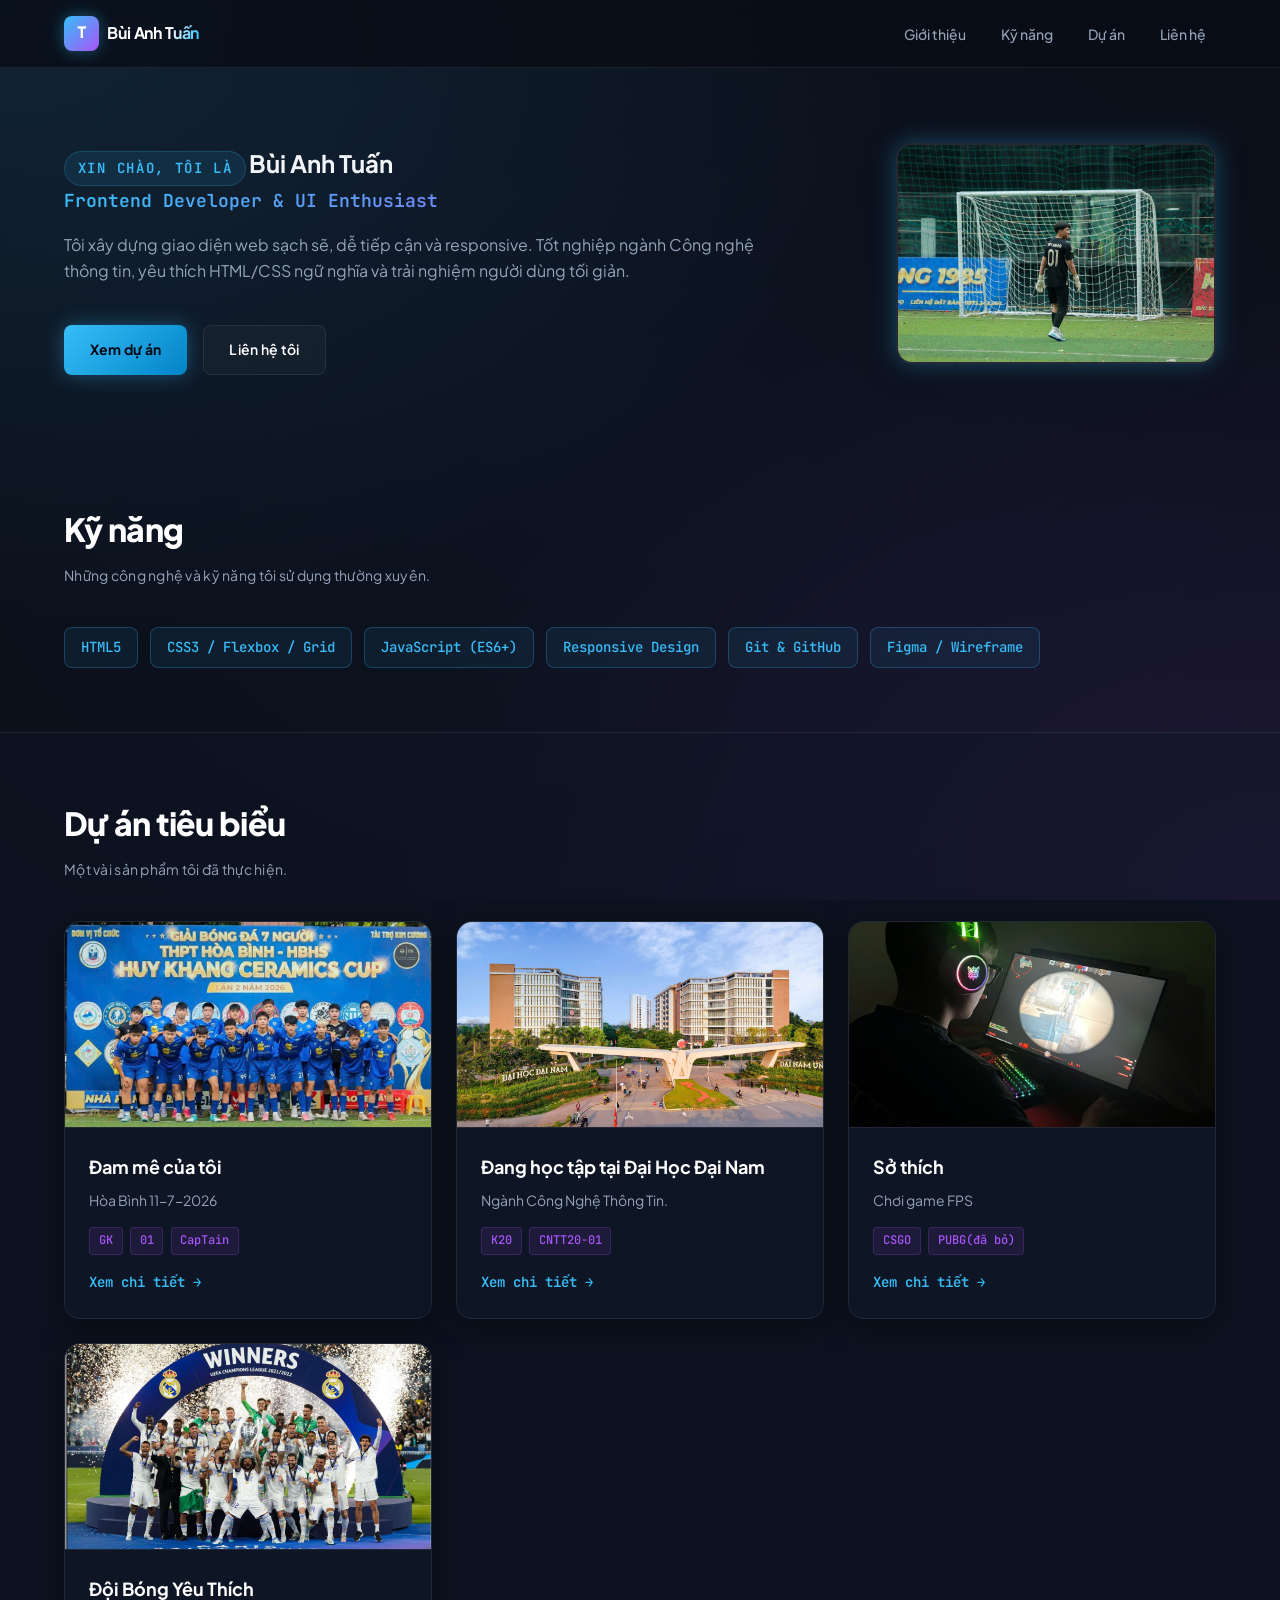
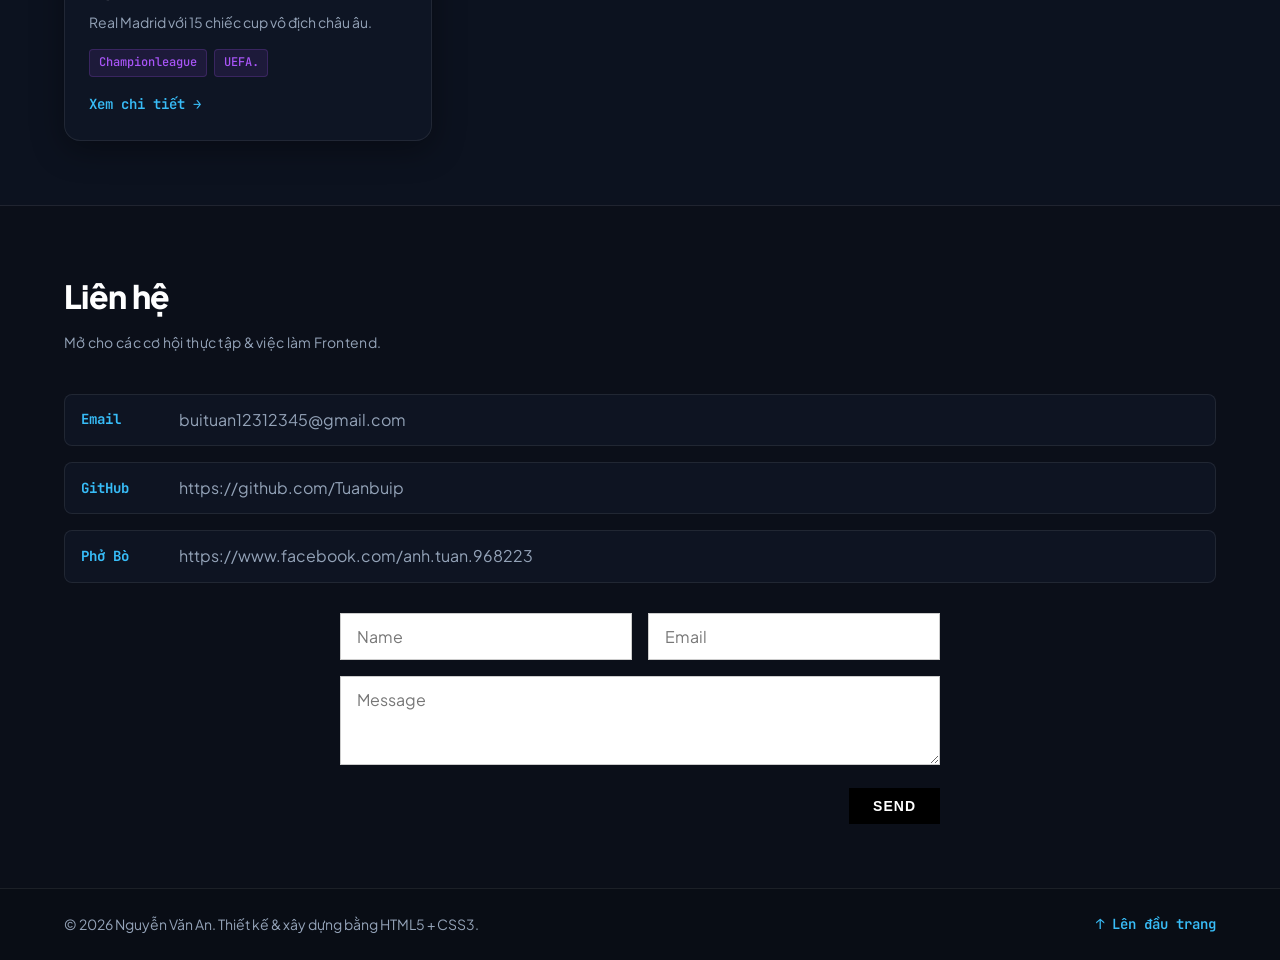
<file: index.html>
<!DOCTYPE html>
<!-- lang="vi" khai báo ngôn ngữ trang → hỗ trợ screen reader & SEO -->
<html lang="vi">

<head>
  <!-- ========== METADATA BẮT BUỘC ========== -->
  <meta charset="UTF-8" />
  <!-- viewport: nền tảng của responsive mobile-first, khóa tỉ lệ 1:1 với thiết bị -->
  <meta name="viewport" content="width=device-width, initial-scale=1.0" />
  <meta name="description" content="Portfolio CV của Bùi Anh Tuấn – Frontend Developer. Dự án, kỹ năng và thông tin liên hệ." />
  <meta name="author" content="Bùi Anh Tuấn" />
  <title>Bùi Anh Tuấn · Frontend Developer</title>

  <!-- Liên kết tới file CSS tách rời (yêu cầu của bài) -->
  <link rel="stylesheet" href="./assets/css/styles.css" />
</head>

<body>

  <!-- ========================================================== -->
  <!-- HEADER: nhận diện + điều hướng chính                        -->
  <!-- ========================================================== -->
  <header class="site-header">
    <div class="container header-inner">
      <!-- Thương hiệu cá nhân -->
      <a class="brand" href="#top" aria-label="Về đầu trang">
        <span class="brand-mark" aria-hidden="true">T</span>
        <span class="brand-name">Bùi Anh Tuấn</span>
      </a>

      <!-- NAV dùng Flexbox (xem styles.css) -->
      <nav class="main-nav" aria-label="Điều hướng chính">
        <ul class="nav-list">
          <li><a href="#about">Giới thiệu</a></li>
          <li><a href="#skills">Kỹ năng</a></li>
          <li><a href="#projects">Dự án</a></li>
          <li><a href="#contact">Liên hệ</a></li>
        </ul>
      </nav>
    </div>
  </header>

  <!-- ========================================================== -->
  <!-- MAIN: toàn bộ nội dung chính của trang                      -->
  <!-- ========================================================== -->
  <main id="top">
    <!-- ----- SECTION: Giới thiệu / Hero ----- -->
    <section id="about" class="hero">
      <div class="container hero-inner">
        <div class="hero-text">
          <p class="eyebrow">Xin chào, tôi là</p>
          <h1 class="hero-title">Bùi Anh Tuấn</h1>
          <p class="hero-role">Frontend Developer &amp; UI Enthusiast</p>
          <p class="hero-desc">
            Tôi xây dựng giao diện web sạch sẽ, dễ tiếp cận và responsive.
            Tốt nghiệp ngành Công nghệ thông tin, yêu thích HTML/CSS ngữ nghĩa
            và trải nghiệm người dùng tối giản.
          </p>
          <div class="hero-actions">
            <a class="btn btn-primary" href="#projects">Xem dự án</a>
            <a class="btn btn-outline" href="#contact">Liên hệ tôi</a>
          </div>
        </div>

        <!-- Ảnh đại diện: dùng placeholder, thay bằng ảnh thật của bạn -->
        <figure class="hero-avatar">
          <img
            src="./assets/img/đá bóng.jpg"
            alt="Ảnh đại diện của Nguyễn Văn An"
            width="320" height="320" />
        </figure>
      </div>
    </section>

    <!-- ----- SECTION: Kỹ năng ----- -->
    <section id="skills" class="section">
      <div class="container">
        <h2 class="section-title">Kỹ năng</h2>
        <p class="section-sub">Những công nghệ và kỹ năng tôi sử dụng thường xuyên.</p>

        <ul class="skill-grid">
          <li class="skill-chip">HTML5</li>
          <li class="skill-chip">CSS3 / Flexbox / Grid</li>
          <li class="skill-chip">JavaScript (ES6+)</li>
          <li class="skill-chip">Responsive Design</li>
          <li class="skill-chip">Git &amp; GitHub</li>
          <li class="skill-chip">Figma / Wireframe</li>
        </ul>
      </div>
    </section>

    <!-- ----- SECTION: Dự án (danh sách thẻ dùng CSS Grid) ----- -->
    <section id="projects" class="section section-muted">
      <div class="container">
        <h2 class="section-title">Dự án tiêu biểu</h2>
        <p class="section-sub">Một vài sản phẩm tôi đã thực hiện.</p>

        <!-- .project-grid dùng CSS Grid (xem styles.css) -->
        <div class="project-grid">

          <!-- Mỗi thẻ là một <article> độc lập, có thể đứng riêng -->
          <article class="card">
            <img class="card-media"
              src="./assets/img/image.png"
              alt="Ảnh minh họa dự án Landing Page" width="600" height="360" />
            <div class="card-body">
              <h3 class="card-title">Đam mê của tôi</h3>
              <p class="card-desc">
                 Hòa Bình 11-7-2026
              </p>
              <ul class="tag-list">
                <li>GK</li>
                <li>01</li>
                <li>CapTain</li>
              </ul>
              <a class="card-link" href="#">Xem chi tiết →</a>
            </div>
          </article>

          <article class="card">
            <img class="card-media"
              src="./assets/img/đại nam.jpg"
              alt="Ảnh minh họa dự án Todo App" width="600" height="360" />
            <div class="card-body">
              <h3 class="card-title">Đang học tập tại Đại Học Đại Nam</h3>
              <p class="card-desc">
                Ngành Công Nghệ Thông Tin.
              </p>
              <ul class="tag-list">
                <li>K20</li>
                <li>CNTT20-01</li>
              </ul>
              <a class="card-link" href="#">Xem chi tiết →</a>
            </div>
          </article>

          <article class="card">
            <img class="card-media"
              src="./assets/img/game.jpg"
              alt="Ảnh minh họa dự án Weather Dashboard" width="600" height="360" />
            <div class="card-body">
              <h3 class="card-title">Sở thích</h3>
              <p class="card-desc">
                Chơi game FPS
              </p>
              <ul class="tag-list">
                <li>CSGO</li>
                <li>PUBG(đã bỏ)</li>
              </ul>
              <a class="card-link" href="#">Xem chi tiết →</a>
            </div>
          </article>

          <article class="card">
            <img class="card-media"
              src="./assets/img/realll.png"
              alt="Ảnh minh họa dự án Blog cá nhân" width="600" height="360" />
            <div class="card-body">
              <h3 class="card-title">Đội Bóng Yêu Thích</h3>
              <p class="card-desc">
                Real Madrid với 15 chiếc cup vô địch châu âu.
              </p>
              <ul class="tag-list">
                <li>Championleague</li>
                <li>UEFA.</li>
              </ul>
              <a class="card-link" href="#">Xem chi tiết →</a>
            </div>
          </article>

        </div><!-- /.project-grid -->
      </div>
    </section>

    <!-- ----- SECTION: Liên hệ ----- -->
    <section id="contact" class="section">
      <div class="container contact-inner">
        <h2 class="section-title">Liên hệ</h2>
        <p class="section-sub">Mở cho các cơ hội thực tập &amp; việc làm Frontend.</p>

        <ul class="contact-list">
          <li><span class="contact-label">Email</span> <a href="mailto:buituan12312345@gmail.com">buituan12312345@gmail.com</a></li>
          <li><span class="contact-label">GitHub</span> <a href="https://github.com/Tuanbuip">https://github.com/Tuanbuip</a></li>
          <li><span class="contact-label">Phở Bò</span> <a href="https://www.facebook.com/anh.tuan.968223">https://www.facebook.com/anh.tuan.968223</a></li>
        </ul>
        <form class="contact-form" action="#" method="POST">
          <div class="form-row">
            <div class="form-group">
              <input type="text" name="name" placeholder="Name" required />
            </div>
            <div class="form-group">
              <input type="email" name="email" placeholder="Email" required />
            </div>
          </div>

          <div class="form-group">
            <textarea name="message" rows="3" placeholder="Message" required></textarea>
          </div>

          <div class="form-actions">
            <button type="submit" class="btn-send">SEND</button>
          </div>
        </form>
      </div>
    </section>

  </main>

  <!-- ========================================================== -->
  <!-- FOOTER                                                      -->
  <!-- ========================================================== -->
  <footer class="site-footer">
    <div class="container footer-inner">
      <p>© 2026 Nguyễn Văn An. Thiết kế &amp; xây dựng bằng HTML5 + CSS3.</p>
      <a href="#top" class="to-top">↑ Lên đầu trang</a>
    </div>
  </footer>

</body>

</html>
</file>
<file: assets/css/styles.css>
/* ==========================================================================
   PORTFOLIO CV – styles.css (HIGH-TECH & CYBER-CHIC EDITION)
   Chiến lược: Mobile-First + Modern Dark Mode + Glassmorphism & Neon Glow
   ========================================================================== */

@import url('https://fonts.googleapis.com/css2?family=Plus+Jakarta+Sans:wght@400;500;600;700;800&family=JetBrains+Mono:wght@400;600&display=swap');

/* ==========================================================================
   1. DESIGN TOKENS – BẢNG MÀU & HIỆU ỨNG CÔNG NGHỆ CAO
   ========================================================================== */
:root {
  /* --- High-Tech Dark Palette --- */
  --color-bg: #090d16;
  /* Đen không gian sâu */
  --color-surface: rgba(17, 24, 39, 0.7);
  /* Mặt kính mờ */
  --color-surface-hover: rgba(30, 41, 59, 0.85);
  --color-border: rgba(255, 255, 255, 0.08);
  --color-border-glow: rgba(56, 189, 248, 0.4);

  /* --- Neon Accents --- */
  --color-primary: #38bdf8;
  /* Cyber Sky Blue */
  --color-primary-dark: #0284c7;
  --color-accent: #a855f7;
  /* Neon Purple */
  --color-accent-glow: #ec4899;
  /* Hot Pink Accent */

  /* --- Typography Colors --- */
  --color-text: #f1f5f9;
  /* Trắng bạc sắc nét */
  --color-text-soft: #94a3b8;
  /* Xám nhạt kỹ thuật */

  /* --- Chips & Badges --- */
  --color-chip-bg: rgba(56, 189, 248, 0.08);
  --color-chip-border: rgba(56, 189, 248, 0.25);
  --color-chip-text: #38bdf8;

  /* --- Typography --- */
  --font-base: 'Plus Jakarta Sans', system-ui, sans-serif;
  --font-mono: 'JetBrains Mono', monospace;
  --fs-sm: 0.875rem;
  --fs-base: 1rem;
  --fs-lg: 1.125rem;
  --fs-h2: 1.75rem;
  --fs-h1: 2.25rem;
  --lh-base: 1.65;

  /* --- Spacing --- */
  --space-1: 0.5rem;
  --space-2: 1rem;
  --space-3: 1.5rem;
  --space-4: 2.5rem;
  --space-5: 4rem;

  /* --- Layout & Glow Shadows --- */
  --container-max: 1200px;
  --radius: 16px;
  --radius-sm: 8px;
  --shadow-tech: 0 8px 32px 0 rgba(0, 0, 0, 0.37);
  --glow-cyan: 0 0 25px rgba(56, 189, 248, 0.35);
  --glow-purple: 0 0 30px rgba(168, 85, 247, 0.3);
}

/* ==========================================================================
   2. RESET & NỀN CYBER MATRIX
   ========================================================================== */
*,
*::before,
*::after {
  box-sizing: border-box;
  margin: 0;
  padding: 0;
}

html {
  scroll-behavior: smooth;
  -webkit-text-size-adjust: 100%;
}

body {
  font-family: var(--font-base);
  font-size: var(--fs-base);
  line-height: var(--lh-base);
  color: var(--color-text);
  background-color: #0b0f19;
  /* Vệt sáng mờ Cyan & Tím hòa trộn không góc cạnh */
  background-image:
    radial-gradient(at 0% 0%, rgba(56, 189, 248, 0.12) 0px, transparent 50%),
    radial-gradient(at 100% 100%, rgba(168, 85, 247, 0.12) 0px, transparent 50%),
    radial-gradient(at 50% 50%, rgba(15, 23, 42, 0.5) 0px, transparent 100%);
  background-attachment: fixed;
  overflow-x: hidden;
}

img {
  display: block;
  max-width: 100%;
  height: auto;
}

a {
  color: inherit;
  text-decoration: none;
  transition: all 0.25s cubic-bezier(0.4, 0, 0.2, 1);
}

ul {
  list-style: none;
}

/* ==========================================================================
   3. BỐ CỤC CHUNG & TIÊU ĐỀ
   ========================================================================== */
.container {
  width: 100%;
  max-width: var(--container-max);
  margin-inline: auto;
  padding-inline: var(--space-2);
}

.section {
  padding-block: var(--space-5);
  position: relative;
}

.section-muted {
  background: rgba(15, 23, 42, 0.4);
  border-block: 1px solid var(--color-border);
}

.section-title {
  font-size: var(--fs-h2);
  font-weight: 800;
  letter-spacing: -0.02em;
  background: linear-gradient(135deg, #fff 30%, var(--color-text-soft) 100%);
  -webkit-background-clip: text;
  -webkit-text-fill-color: transparent;
  margin-bottom: var(--space-1);
}

.section-sub {
  color: var(--color-text-soft);
  margin-bottom: var(--space-4);
  font-size: var(--fs-sm);
  letter-spacing: 0.02em;
}

/* ==========================================================================
   4. HEADER & NAV (GLASSMORPHISM)
   ========================================================================== */
.site-header {
  position: sticky;
  top: 0;
  z-index: 50;
  background: rgba(9, 13, 22, 0.75);
  backdrop-filter: blur(16px);
  -webkit-backdrop-filter: blur(16px);
  border-bottom: 1px solid var(--color-border);
}

.header-inner {
  display: flex;
  flex-wrap: wrap;
  align-items: center;
  justify-content: space-between;
  gap: var(--space-1);
  padding-block: var(--space-2);
}

.brand {
  display: flex;
  align-items: center;
  gap: var(--space-1);
  font-weight: 800;
  letter-spacing: -0.01em;
}

.brand-mark {
  display: grid;
  place-items: center;
  width: 2.2rem;
  height: 2.2rem;
  border-radius: var(--radius-sm);
  background: linear-gradient(135deg, var(--color-primary), var(--color-accent));
  box-shadow: 0 0 15px rgba(56, 189, 248, 0.4);
  color: #fff;
  font-weight: 800;
  font-family: var(--font-mono);
}

.nav-list {
  display: flex;
  flex-wrap: wrap;
  gap: var(--space-2);
}

.nav-list a {
  padding: 0.35rem 0.6rem;
  color: var(--color-text-soft);
  font-weight: 500;
  font-size: var(--fs-sm);
  position: relative;
}

.nav-list a::after {
  content: '';
  position: absolute;
  bottom: 0;
  left: 0;
  width: 0%;
  height: 2px;
  background: linear-gradient(90deg, var(--color-primary), var(--color-accent));
  transition: width 0.25s ease-in-out;
}

.nav-list a:hover {
  color: #fff;
}

.nav-list a:hover::after {
  width: 100%;
}

/* ==========================================================================
   5. HERO – SPOTLIGHT & CYBER BADGES
   ========================================================================== */
.hero {
  padding-block: var(--space-5);
  position: relative;
}

.hero-inner {
  display: flex;
  flex-direction: column;
  gap: var(--space-4);
  align-items: flex-start;
}

.eyebrow {
  display: inline-flex;
  align-items: center;
  gap: 0.5rem;
  color: var(--color-primary);
  font-family: var(--font-mono);
  font-weight: 600;
  text-transform: uppercase;
  letter-spacing: 0.12em;
  font-size: var(--fs-sm);
  padding: 0.3rem 0.8rem;
  border-radius: 999px;
  background: rgba(56, 189, 248, 0.1);
  border: 1px solid rgba(56, 189, 248, 0.2);
}

.hero-title {
  display: block;
  /* Luôn chiếm trọn một hàng riêng */
  clear: both;
  /* Tránh bị trôi lên cạnh phần tử trước */
  margin-top: 12px;
  /* Khoảng cách vừa phải với ô "Xin chào, tôi là" */
  animation:
    slideUpFade 0.8s cubic-bezier(0.16, 1, 0.3, 1) forwards,
    floating 3.5s ease-in-out infinite 0.8s;
}

/* Hiệu ứng trượt nhẹ từ dưới lên */
@keyframes slideUpFade {
  0% {
    opacity: 0;
    transform: translateY(20px);
  }

  100% {
    opacity: 1;
    transform: translateY(0);
  }
}

/* Hiệu ứng nhấp nhô nhẹ nhàng */
@keyframes floating {

  0%,
  100% {
    transform: translateY(0);
  }

  50% {
    transform: translateY(-6px);
  }
}

.hero-role {
  font-family: var(--font-mono);
  font-size: var(--fs-lg);
  font-weight: 600;
  margin-bottom: var(--space-2);
  background: linear-gradient(90deg, var(--color-primary), var(--color-accent));
  -webkit-background-clip: text;
  -webkit-text-fill-color: transparent;
}

.hero-desc {
  color: var(--color-text-soft);
  max-width: 58ch;
  margin-bottom: var(--space-4);
}

.hero-actions {
  display: flex;
  flex-wrap: wrap;
  gap: var(--space-2);
}

/* Avatar với hiệu ứng Neon Ring & Float */
.hero-avatar {
  position: relative;
  display: flex;
  justify-content: center;
}

.hero-avatar img {
  border-radius: var(--radius);
  border: 2px solid rgba(255, 255, 255, 0.1);
  box-shadow: var(--glow-cyan), var(--shadow-tech);
  transition: transform 0.4s ease, box-shadow 0.4s ease;
  animation: tech-float 5s ease-in-out infinite;
}

.hero-avatar img:hover {
  transform: scale(1.02);
  box-shadow: 0 0 40px rgba(168, 85, 247, 0.5), var(--shadow-tech);
}

@keyframes tech-float {

  0%,
  100% {
    transform: translateY(0px);
  }

  50% {
    transform: translateY(-8px);
  }
}

/* --- Buttons --- */
.btn {
  display: inline-flex;
  align-items: center;
  justify-content: center;
  padding: 0.8rem 1.6rem;
  border-radius: var(--radius-sm);
  font-weight: 600;
  font-size: var(--fs-sm);
  cursor: pointer;
  letter-spacing: 0.02em;
}

.btn-primary {
  background: linear-gradient(135deg, var(--color-primary), var(--color-primary-dark));
  color: #030712;
  font-weight: 700;
  box-shadow: 0 0 20px rgba(56, 189, 248, 0.35);
}

.btn-primary:hover {
  box-shadow: 0 0 30px rgba(56, 189, 248, 0.6);
  transform: translateY(-2px);
}

.btn-outline {
  border: 1px solid var(--color-border);
  background: rgba(255, 255, 255, 0.03);
  color: #fff;
  backdrop-filter: blur(8px);
}

.btn-outline:hover {
  background: rgba(255, 255, 255, 0.08);
  border-color: var(--color-primary);
  transform: translateY(-2px);
}

/* ==========================================================================
   6. KỸ NĂNG (TECH CHIPS)
   ========================================================================== */
.skill-grid {
  display: flex;
  flex-wrap: wrap;
  gap: 0.75rem;
}

.skill-chip {
  background: var(--color-chip-bg);
  color: var(--color-chip-text);
  border: 1px solid var(--color-chip-border);
  padding: 0.5rem 1rem;
  border-radius: 8px;
  font-family: var(--font-mono);
  font-size: var(--fs-sm);
  font-weight: 500;
  backdrop-filter: blur(4px);
  transition: all 0.2s ease;
}

.skill-chip:hover {
  background: rgba(56, 189, 248, 0.2);
  border-color: var(--color-primary);
  box-shadow: 0 0 12px rgba(56, 189, 248, 0.3);
  transform: translateY(-2px);
  color: #fff;
}

/* ==========================================================================
   7. DỰ ÁN (CYBER GRID & GLASS CARDS)
   ========================================================================== */
.project-grid {
  display: grid;
  grid-template-columns: 1fr;
  gap: var(--space-3);
}

.card {
  background: var(--color-surface);
  backdrop-filter: blur(12px);
  -webkit-backdrop-filter: blur(12px);
  border: 1px solid var(--color-border);
  border-radius: var(--radius);
  overflow: hidden;
  box-shadow: var(--shadow-tech);
  display: flex;
  flex-direction: column;
  position: relative;
}

/* Đường viền Gradient khi Hover */
.card::before {
  content: '';
  position: absolute;
  inset: 0;
  border-radius: inherit;
  padding: 1.5px;
  background: linear-gradient(135deg, transparent, transparent);
  -webkit-mask: linear-gradient(#fff 0 0) content-box, linear-gradient(#fff 0 0);
  -webkit-mask-composite: xor;
  mask-composite: exclude;
  pointer-events: none;
  transition: background 0.3s ease;
}

.card:hover {
  transform: translateY(-6px);
  background: var(--color-surface-hover);
  box-shadow: 0 20px 40px rgba(0, 0, 0, 0.6), 0 0 20px rgba(56, 189, 248, 0.15);
}

.card:hover::before {
  background: linear-gradient(135deg, var(--color-primary), var(--color-accent));
}

.card-media {
  width: 100%;
  aspect-ratio: 16 / 9;
  object-fit: cover;
  border-bottom: 1px solid var(--color-border);
  transition: transform 0.4s ease;
}

.card:hover .card-media {
  transform: scale(1.03);
}

.card-body {
  padding: var(--space-3);
  display: flex;
  flex-direction: column;
  gap: var(--space-1);
  flex: 1;
}

.card-title {
  font-size: var(--fs-lg);
  font-weight: 700;
  color: #fff;
}

.card-desc {
  color: var(--color-text-soft);
  font-size: var(--fs-sm);
  line-height: 1.5;
  flex: 1;
}

.tag-list {
  display: flex;
  flex-wrap: wrap;
  gap: 0.45rem;
  margin-block: var(--space-1);
}

.tag-list li {
  font-family: var(--font-mono);
  font-size: 0.75rem;
  font-weight: 500;
  color: var(--color-accent);
  background: rgba(168, 85, 247, 0.1);
  border: 1px solid rgba(168, 85, 247, 0.2);
  padding: 0.2rem 0.55rem;
  border-radius: 4px;
}

.card-link {
  color: var(--color-primary);
  font-family: var(--font-mono);
  font-weight: 600;
  font-size: var(--fs-sm);
  display: inline-flex;
  align-items: center;
  gap: 0.4rem;
}

.card-link:hover {
  text-shadow: 0 0 8px rgba(56, 189, 248, 0.8);
  gap: 0.6rem;
}

/* ==========================================================================
   8. LIÊN HỆ
   ========================================================================== */
.contact-list {
  display: flex;
  flex-direction: column;
  gap: var(--space-2);
}

.contact-list li {
  display: flex;
  flex-wrap: wrap;
  gap: var(--space-1);
  align-items: center;
  padding: 0.75rem 1rem;
  background: var(--color-surface);
  border: 1px solid var(--color-border);
  border-radius: var(--radius-sm);
}

.contact-label {
  min-width: 90px;
  font-family: var(--font-mono);
  font-size: var(--fs-sm);
  font-weight: 700;
  color: var(--color-primary);
}

.contact-list a {
  color: var(--color-text-soft);
}

.contact-list a:hover {
  color: #fff;
}

/* ==========================================================================
   9. FOOTER
   ========================================================================== */
.site-footer {
  border-top: 1px solid var(--color-border);
  background: rgba(9, 13, 22, 0.95);
  padding-block: var(--space-3);
}

.footer-inner {
  display: flex;
  flex-wrap: wrap;
  gap: var(--space-1);
  align-items: center;
  justify-content: space-between;
  color: var(--color-text-soft);
  font-size: var(--fs-sm);
}

.to-top {
  color: var(--color-primary);
  font-family: var(--font-mono);
  font-weight: 600;
}

.to-top:hover {
  text-shadow: 0 0 8px rgba(56, 189, 248, 0.8);
}

/* ==========================================================================
   10. MEDIA QUERIES (RESPONSIVE NÂNG CAO)
   ========================================================================== */

/* ----- TABLET: ≥ 768px ----- */
@media (min-width: 768px) {
  :root {
    --fs-h1: 2.75rem;
    --fs-h2: 2rem;
  }

  .container {
    padding-inline: var(--space-3);
  }

  .hero-inner {
    flex-direction: row;
    align-items: center;
    justify-content: space-between;
  }

  .hero-text {
    flex: 1;
  }

  .hero-avatar img {
    max-width: 280px;
  }

  .project-grid {
    grid-template-columns: repeat(2, 1fr);
  }
}

/* ----- DESKTOP: ≥ 1280px ----- */
@media (min-width: 1280px) {
  :root {
    --fs-h1: 3.5rem;
  }

  .project-grid {
    grid-template-columns: repeat(3, 1fr);
  }

  .hero-avatar img {
    max-width: 340px;
  }
}

/* ==========================================================================
   11. ACCESSIBILITY & PREFERS-REDUCED-MOTION
   ========================================================================== */
:focus-visible {
  outline: 2px solid var(--color-primary);
  outline-offset: 3px;
}

@media (prefers-reduced-motion: reduce) {

  *,
  *::before,
  *::after {
    animation: none !important;
    transition: none !important;
    scroll-behavior: auto !important;
  }
}

/* Container form liên hệ */
.contact-form {
  max-width: 600px;
  margin: 30px auto 0;
  display: flex;
  flex-direction: column;
  gap: 16px;
}

/* Hàng ngang chứa Name và Email */
.form-row {
  display: flex;
  gap: 16px;
}

.form-row .form-group {
  flex: 1;
}

.form-group {
  width: 100%;
}

/* Định dạng ô nhập văn bản và textarea */
.contact-form input,
.contact-form textarea {
  width: 100%;
  padding: 12px 16px;
  font-size: 16px;
  font-family: inherit;
  color: #333;
  background-color: #fff;
  border: 1px solid #ccc;
  border-radius: 0;
  /* Giữ góc vuông phẳng như mẫu */
  box-sizing: border-box;
  outline: none;
  transition: border-color 0.2s ease;
}

.contact-form input::placeholder,
.contact-form textarea::placeholder {
  color: #777;
}

.contact-form input:focus,
.contact-form textarea:focus {
  border-color: #000;
}

/* Vùng hiển thị nút gửi căn phải */
.form-actions {
  display: flex;
  justify-content: flex-end;
}

/* Nút SEND màu đen nền phẳng */
.btn-send {
  background-color: #000;
  color: #fff;
  padding: 10px 24px;
  font-size: 14px;
  font-weight: 600;
  letter-spacing: 1px;
  text-transform: uppercase;
  border: none;
  cursor: pointer;
  transition: opacity 0.2s ease;
}

.btn-send:hover {
  opacity: 0.85;
}

/* Responsive khi xem trên màn hình điện thoại nhỏ */
@media (max-width: 600px) {
  .form-row {
    flex-direction: column;
    gap: 16px;
  }
}

.brand-name {
  display: inline-block;
  font-weight: 700;
  background: linear-gradient(110deg,
      #ffffff 35%,
      #38bdf8 50%,
      #ffffff 65%);
  background-size: 200% 100%;
  color: transparent;
  -webkit-background-clip: text;
  background-clip: text;
  animation: shineSweep 3.5s ease-in-out infinite;
  transition: transform 0.25s ease;
}

.brand:hover .brand-name {
  transform: translateY(-2px);
}

@keyframes shineSweep {
  0% {
    background-position: 200% 0;
  }

  100% {
    background-position: -200% 0;
  }
}

.hero-title {
  display: inline-block;
  animation:
    slideUpFade 1s cubic-bezier(0.16, 1, 0.3, 1) forwards,
    floating 3.5s ease-in-out infinite 1s;
  /* Bắt đầu bồng bềnh sau khi hiện xong */
}

/* Hiệu ứng trượt từ dưới lên lúc mở trang */
@keyframes slideUpFade {
  0% {
    opacity: 0;
    transform: translateY(30px);
  }

  100% {
    opacity: 1;
    transform: translateY(0);
  }
}

/* Chuyển động nhấp nhô liên tục */
@keyframes floating {

  0%,
  100% {
    transform: translateY(0);
  }

  50% {
    transform: translateY(-8px);
  }
}
</file>
